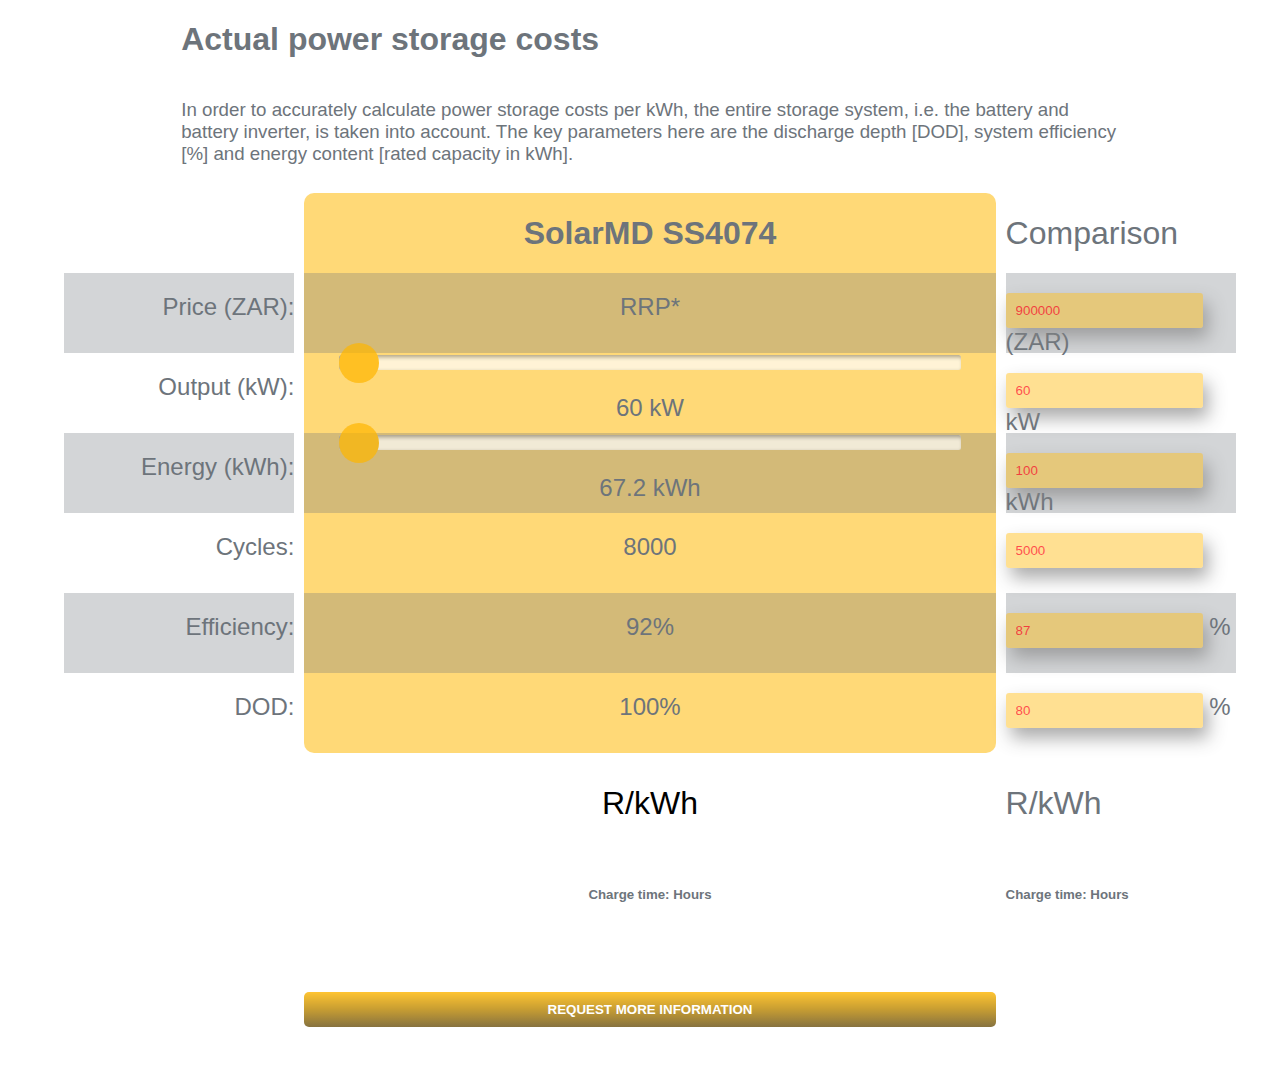
<file: index.html>
<!DOCTYPE html>
<html lang="en">
<head>
    <meta charset="UTF-8">
    <meta name="viewport" content="width=device-width, initial-scale=1.0">
    <meta http-equiv="X-UA-Compatible" content="ie=edge">
    <title>Document</title>
    <link href="./css/power-cost-calculator.css" rel="stylesheet" type="text/css">

</head>
<body>

    <div class="wrapper" >
        <div class="headIntro">
            <h1>Actual power storage costs</h1>
            <h3 class="thin">In order to accurately calculate power storage costs per kWh, the entire storage system, i.e. the battery and battery inverter, is taken into account. The key parameters here are the discharge depth [DOD], system efficiency [%] and energy content [rated capacity in kWh]. </h3>
        </div>
        <div class="labelcontainer">
            <div class="single-row">
                <h1 class="thin" ></h1>
            </div>
            <div class="single-row dark">
                <h2 class="thin">Price (ZAR):</h2>
            </div>    
            <div class="double-row light">                
                <h2 class="thin">Output (kW):</h2>
            </div>    
            <div class="double-row dark">
                <h2 class="thin">Energy (kWh):</h2>
            </div>  
            <div class="single-row light">
                <h2 class="thin">Cycles:</h2>
            </div> 
            <div class="single-row dark">
                <h2 class="thin">Efficiency:</h2> 
            </div>
            <div class="single-row light">
                <h2 class="thin">DOD:</h2>
            </div> 
        </div>

        <div class="slidecontainer">
            <div class="single-row">
                <h1>SolarMD SS4074</h1>
            </div>
            <div class="single-row dark">
                <h2 class="thin">RRP*</h2>
            </div>
            <div class="double-row light">
                <input type="range" step="60" min="60" max="600" value="60" class="slider1" id="powerRange">
                <h2 class="thin"><span id="powerSliderInfo"></span>  kW</h2>
            </div>
            <div class="double-row dark">                    
                <input type="range" step="67.2" min="67.2" max="268.8" value="67.2" class="slider1" id="energyRange">
                <h2 class="thin"><span id="energySliderInfo"></span> kWh</h2>
            </div>
            <div class="single-row light">
                <h2 class="thin">8000</h2>
            </div>
            <div class="single-row dark">
                <h2 class="thin">92%</h2>
            </div>
            <div class="single-row light">
                <h2 class="thin">100%</h2>
            </div>
        </div>

        <div class="copetitorcontainer">
            <div class="single-row">
                <h1 class="thin">Comparison</h1>
            </div>
            <div class="single-row dark">
                <h2 class="thin tooltip"><input type="text" name="competePrice" id="competePrice" placeholder="900000"  class="numberOnly">
                    <div class="top" id="remindUser">
                            <h3>Please complete all the input fields for an accurate comparison</h3>
                            <h3>Only use numbers!</h3>
                            <i></i>
                    </div> (ZAR)</h2>
            </div>
            <div class="double-row light">
                <h2 class="thin"><input type="text" name="competeOutput" id="competeOutput" placeholder="60" class="numberOnly"> kW</h2>
            </div>
            <div class="double-row dark">
                <h2 class="thin"><input type="text" name="competeEnergy" id="competeEnergy" placeholder="100" class="numberOnly"> kWh</h2>
            </div>
            <div class="single-row light">
                <h2 class="thin"><input type="text" name="competeCycles" id="competeCycles" placeholder="5000" class="numberOnly"></h2>
            </div>
            <div class="single-row dark">
                <h2 class="thin"><input type="text" name="commpeteEfficiency" id="competeEfficiency" placeholder="87" class="numberOnly"> %</h2>
            </div>
            <div class="single-row light">
                <h2 class="thin"><input type="text" name="competeDOD" id="competeDOD" placeholder="80" class="numberOnly"> %</h2>
            </div>
        </div>    
        <div></div>
        <div>
            <div class="single-row line-center">
                    <h1 id="solarmd-costing" class="thin" >R<span id="solarmd-cost-value"></span>/kWh</h1>
                </div>
                <div class="single-row line-center">
                    <h5>Charge time: <span id="chargeTime"></span> Hours</h5>
            </div>
        </div>
        <div>
            <div class="single-row">
                    <h1 id="solarmd-competitor-costing" class="thin" >R<span id="solarmd-competitor-cost-value"></span>/kWh</h1>
                </div>
                <div class="single-row">
                    <h5>Charge time: <span id="competitorChargeTime"></span> Hours</h5>
            </div> 
        </div>
      

    <div class="requestForm">
    </div>
    <div class="requestForm">
        <button class="open-button" onclick="openForm()" id="request-button">Request more information</button>
    </div>
    <div class="requestForm">
    </div>

    
        <div></div>
        <div id="popup-wrapper">                   
            
            <div class="form-popup" id="myForm">
                        
                <form method="post" action="send_mail.php" class="request-form form-container">
                        <h1>Information Request Form</h1>
                    
                    <!-- Grid selector section -->
                    <div class="form-wrapper" id="grid-select">
                                                                
                        <div id="on-grid">                           
                                <img class="sellect-icon" id="on-grid-icon" src="./img/on-grid.png" alt="on grid">
                        </div>

                        <div id="off-grid">                                
                            <img class="sellect-icon" id="off-grid-icon" src="./img/off-grid.png" alt="off grid">
                        </div>
                        
                    </div> 
                    

                <!-- Load grid select section -->
                <div class="form-wrapper" id="load-select">                                                                
                    <div id="self-consumption">                           
                            <img class="sellect-icon" id="self-consumption-icon" src="./img/increase-self-consumption.png" alt="on grid">
                    </div>

                    <div id="peak-load">                                
                        <img class="sellect-icon" id="peak-load-icon" src="./img/peak-load-capping.png" alt="off grid">
                    </div>
                    <div id="hybrid-system">                                
                        <img class="sellect-icon" id="hybrid-system-icon" src="./img/hybrid-systems.png" alt="off grid">
                    </div>                    
                </div>
                

                <!-- Load sloution confirm section -->
                <div class="form-wrapper" id="battery-select">
                                                                
                    <div id="ss4037">
                            <p>
                            <label class="container"><img class="sellect-icon" id="self-consumption-icon" src="./img/SS4037-225x300.png" alt="ss4037">Lorem ipsum dolor sit amet consectetur adipisicing elit. 
                                    <input type="radio" name="battery-model" id="ss4037-model" onclick="batteryModelSelect()">                         
                                    <span class="checkmark"></span>
                            </label>
                            
                            Lorem ipsum dolor sit amet consectetur adipisicing elit. Ex dolore doloribus, quibusdam sunt repellat consequatur, officia ab ullam accusamus id veritatis sequi consequuntur asperiores odit voluptate impedit mollitia tempora minima.

                        </p>
                            
                    </div>

                    <div id="ss4074">
                        <p>
                            <label class="container">
                                <img class="sellect-icon" id="peak-load-icon" src="./img/SS4074_Solar-MD-Residential2-300x286.png" alt="ss4074">
                                Lorem ipsum dolor sit amet consectetur adipisicing elit. Laboriosam est ipsam expedita in accusantium velit praesentium sit nesciunt debitis aperiam, error nihil tempora temporibus commodi alias dolore dolorum vel vitae.
                                <input type="radio" name="battery-model" id="ss4074-model" onclick="batteryModelSelect()">
                                <span class="checkmark"></span>                                                              
                            </label>
                            Lorem ipsum dolor sit amet consectetur adipisicing elit. Laboriosam est ipsam expedita in accusantium velit praesentium sit nesciunt debitis aperiam, error nihil tempora temporibus commodi alias dolore dolorum vel vitae.
                        </p>
                    </div>
                    <div id="ss202">
                        <p>
                            <label class="container">
                                <img class="sellect-icon" id="hybrid-system-icon" src="./img/CB12-cabinet.png" alt="CB12-cabinet">
                                Lorem ipsum dolor sit amet consectetur adipisicing elit. Laboriosam est ipsam expedita in accusantium velit praesentium sit nesciunt debitis aperiam, error nihil tempora temporibus commodi alias dolore dolorum vel vitae.
                                <input type="radio" name="battery-model" id="ss202-model" onclick="batteryModelSelect()">
                                <span class="checkmark"></span>                                                              
                            </label>
                            Lorem ipsum dolor sit amet consectetur adipisicing elit. Laboriosam est ipsam expedita in accusantium velit praesentium sit nesciunt debitis aperiam, error nihil tempora temporibus commodi alias dolore dolorum vel vitae.
                        </p>
                    </div>
                    <div id="mss">
                        <p>
                            <label class="container">
                                <img class="sellect-icon" id="hybrid-system-icon" src="./img/MSS.png" alt="mss-cabinet">
                                Lorem ipsum dolor sit amet consectetur adipisicing elit. Laboriosam est ipsam expedita in accusantium velit praesentium sit nesciunt debitis aperiam, error nihil tempora temporibus commodi alias dolore dolorum vel vitae.
                                <input type="radio" name="battery-model" id="mss-model" onclick="batteryModelSelect()">
                                <span class="checkmark"></span>                                                              
                            </label>
                            Lorem ipsum dolor sit amet consectetur adipisicing elit. Laboriosam est ipsam expedita in accusantium velit praesentium sit nesciunt debitis aperiam, error nihil tempora temporibus commodi alias dolore dolorum vel vitae.
                        </p>
                    </div>
                </div>



                <!-- Submit selector section -->
                <div id="submit-section">
                    <p>
                            <label>First Name<br>
                            <input type="text" name="first_name" required>
                            </label> 
                        </p>
                        <p>
                            <label>Email<br> 
                            <input type="email" name="email_address">
                            </label>
                        </p>
                        <p>
                            <label>Comments<br>
                            <textarea name="comments" maxlength="500"></textarea>
                            </label>
                        </p>
                            <button type="submit">Submit the form</button>
                </div> 

                
                <button type="button" class="btn cancel" onclick="closeForm()">Cancel</button>
                </form>
            </div>
        </div>            
        <div></div>
    </div>	


<script src="./js/power-cost-calculator.js"></script>
<script src="./js/modal-form.js"></script>
<script src="./js/compile-info-form.js"></script>

</body>
</html>
</file>
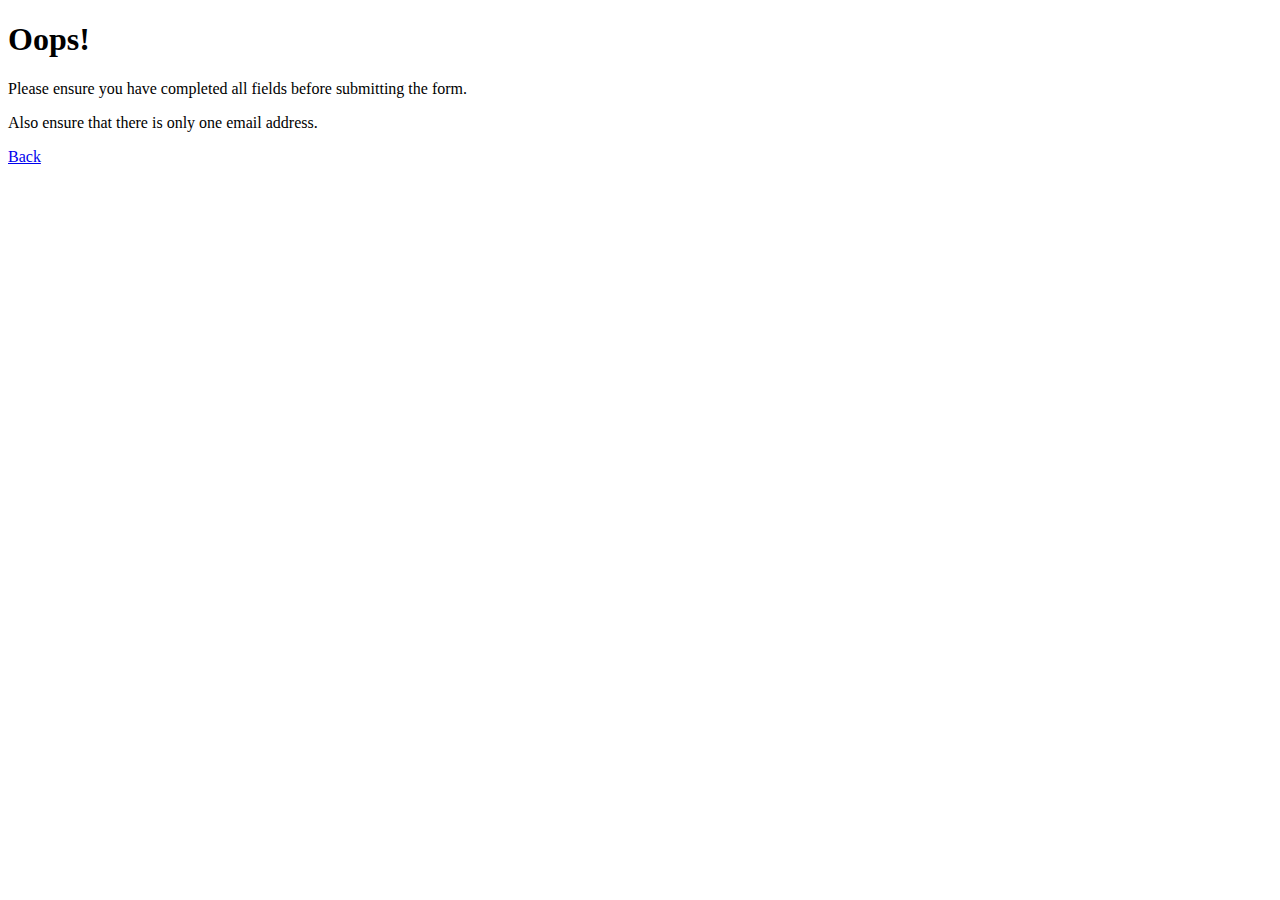
<file: error_message.html>
<!DOCTYPE html>
<title>Error</title>	

<h1>Oops!</h1>
<p>Please ensure you have completed all fields before submitting the form. </p>
<p>Also ensure that there is only one email address.</p>
<p><a href="JavaScript:history.go(-1);">Back</a></p>
</file>
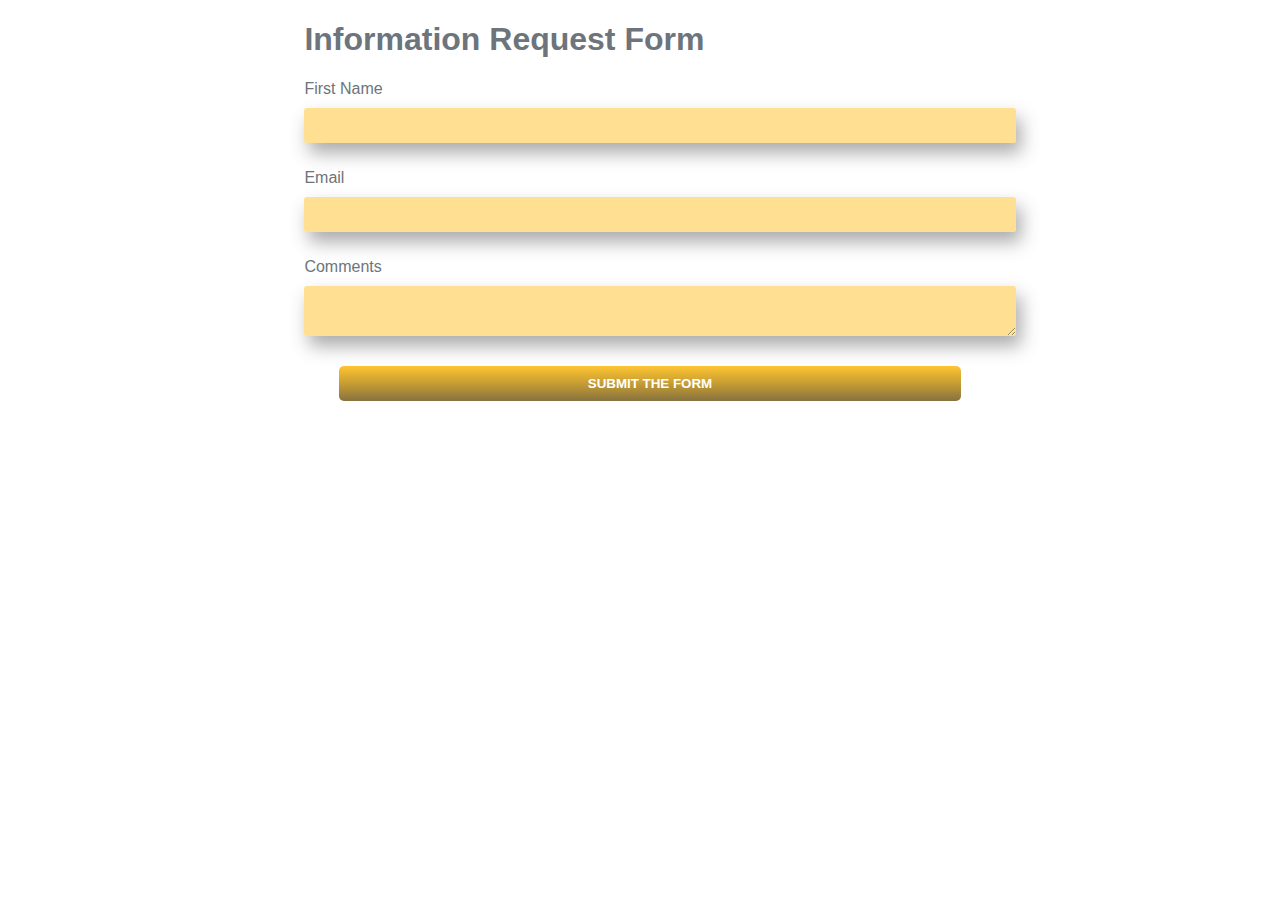
<file: feedback_form.html>
<!DOCTYPE html>
<html lang="en">
<head>
    <meta charset="UTF-8">
    <meta name="viewport" content="width=device-width, initial-scale=1.0">
    <meta http-equiv="X-UA-Compatible" content="ie=edge">
    <title>Fedback</title>
    <link href="./css/power-cost-calculator.css" rel="stylesheet" type="text/css">

</head>
<body>

    <div class="wrapper">
        <div></div>
        <div>
                <h1>Information Request Form</h1>

                <form method="post" action="send_mail.php" class="request-form">
                <p>
                <label>First Name<br>
                <input type="text" name="first_name" required>
                </label> 
                </p>
                <p>
                <label>Email<br> 
                <input type="email" name="email_address">
                </label>
                </p>
                <p>
                <label>Comments<br>
                <textarea name="comments" maxlength="500"></textarea>
                </label>
                </p>
                <!-- <p><button>Submit the form</button></p> -->
                <button type="submit">Submit the form</button>
                </form>
        </div>
        <div></div>
</file>
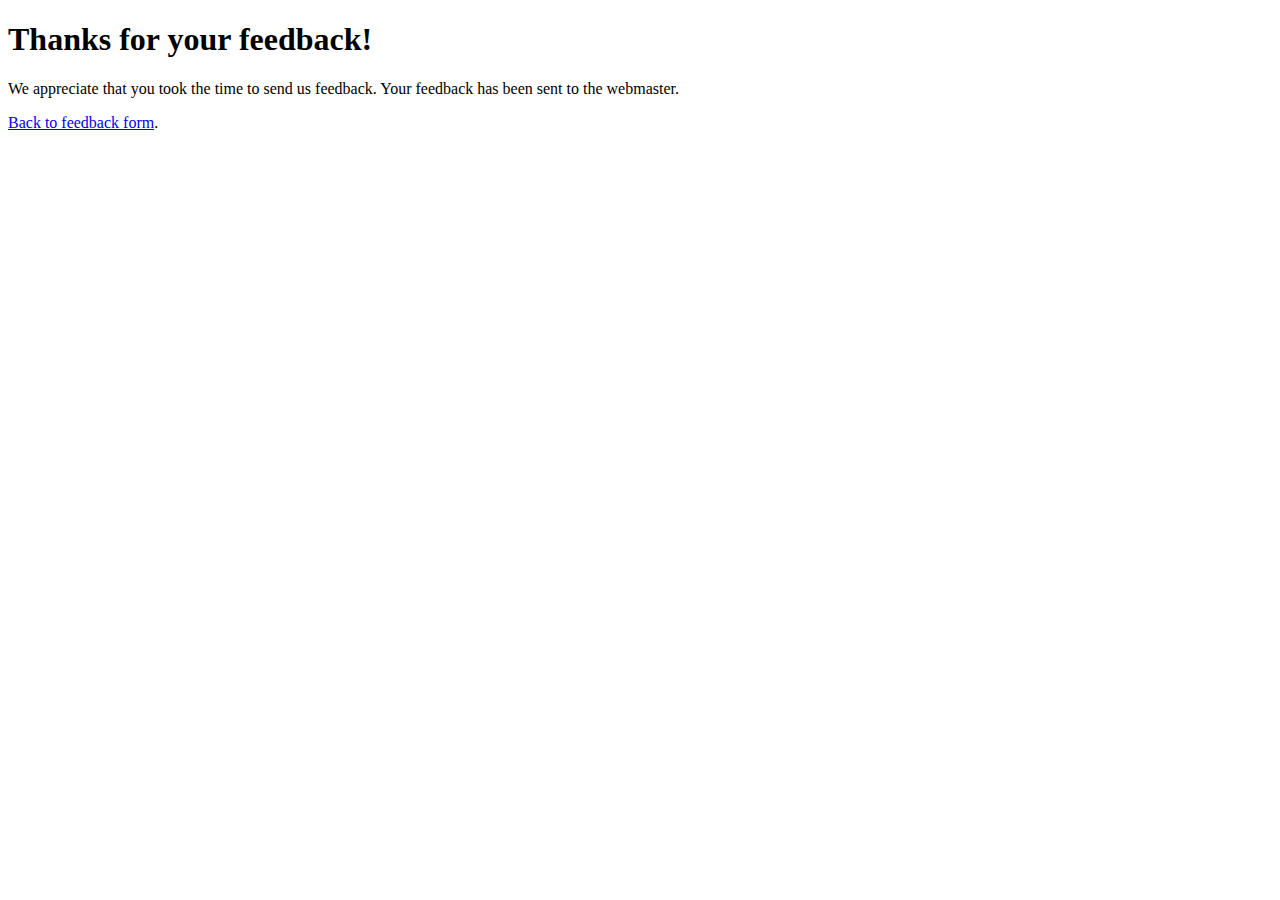
<file: thank_you.html>
<!DOCTYPE html>
<title>Thank You</title>	

<h1>Thanks for your feedback!</h1>
<p>We appreciate that you took the time to send us feedback. Your feedback has been sent to the webmaster.</p>
<p><a href="index.html">Back to feedback form</a>.</p>
</file>
<file: css/power-cost-calculator.css>
body {
    font-family: Verdana, Geneva, sans-serif;
    width: 90%;
    display: flex;
    margin: 0 auto;
    color: #6d747b;
    outline: none;
}

h3 {
    font-weight: 200;
}

#request-button {
    display: block;
    margin: 15px auto;
    width: 100%;
    text-align: center;
    padding: 10px;
    background-color: #FFB600;
    text-decoration: none;
    text-transform: uppercase;
    color: #ffffff;
    border-radius: 5px;
    background-image: linear-gradient(#ffb600, #b98500, #695011);
    opacity: 0.8;
    font-weight: 600;
    border: none;    
    cursor: pointer;
}

#request-button:hover {
    opacity: 1;
}

.request-form input, .request-form textarea {
    margin: 10px 0;
    width: 100%;
}

.request-form button {
    display: block;
    margin: 15px auto;
    width: 90%;
    text-align: center;
    padding: 10px;
    background-color: #FFB600;
    text-transform: uppercase;
    color: #ffffff;
    border-radius: 5px;
    background-image: linear-gradient(#ffb600, #b98500, #695011);
    opacity: 0.8;
    font-weight: 600;    
    border: none;
}

.request-form button:hover {
    opacity: 1;
    cursor: pointer;
}

.single-row {
    height: 80px;
}

.double-row {
    height: 80px;
}

.thin {
    font-weight: lighter;
}

#solarmd-costing {
    color: initial;
}

.wrapper {
    display: grid;
    width:100%;
    /* grid-template-columns: repeat(3, 1fr); */
    grid-template-columns: 20% 60% 20%;
    grid-template-areas:
        "header  header  header"
        "content content content"
        "footer  footer  footer";
    grid-gap: 10px;
}

.headIntro {
    display: grid;
    grid-area: header;
    padding: 0 10%;
}

.labelcontainer {
    display: grid;
    text-align: right;
}

.slidecontainer {
display: grid;
width: 100%;
text-align: center;
background-color: rgba(255, 183, 0, 0.535);
border-radius: 10px;
}

.copetitorcontainer{
    display: grid;
}

.line-center {
    text-align: center;
}

.dark {
    background-color: hsla(210, 6%, 45%, 0.3);
}

input[type=text], input[type=email], textarea {
    border: none;
    padding: 10px;
    border-radius: 3px;
    -moz-box-shadow:    5px 10px 18px #888888;
    -webkit-box-shadow: 5px 10px 18px #888888;
    box-shadow:         5px 10px 18px #888888;
    -webkit-transition: .2s;
    transition: opacity .2s;
    opacity: 0.7;
    background-color: #ffb7009a;    
}

.slider1 {
-webkit-appearance: none;
width: 90%;
height: 15px;
background: #ffffff;
outline: none;
opacity: 0.7;
-webkit-transition: .2s;
transition: opacity .2s;
-moz-box-shadow:    inset 2px 2px 4px #888888;
-webkit-box-shadow: inset 2px 2px 4px #888888;
box-shadow:         inset 2px 2px 4px #888888;
border-radius: 2.5px;
}

input:hover, .slider1:hover {
opacity: 1;
}

.slider1::-webkit-slider-thumb {
-webkit-appearance: none;
appearance: none;
width: 40px;
height: 40px;
background: #FFB600;
border-radius: 50px;
border: 1 #a37603;
cursor: pointer;
}

.slider1::-moz-range-thumb {
width: 40px;
height: 40px;
background: #FFB600;
border: 10;
border-color:  #f7c037;
border-radius: 50px;
cursor: pointer;
-webkit-box-shadow: 0 8px 6px -6px black;
-moz-box-shadow: 0 8px 6px -6px black;
box-shadow: 0 8px 6px -6px black;  
}


/* Tooltip top */
.tooltip {
    display:inline-block;
    position:relative;
    text-align:left;
}

.tooltip .top {
    min-width:200px; 
    max-width:400px;
    top:-20%;
    left:50%;
    transform:translate(-70%, -100%);
    padding:10px 20px;
    color:#FF0000;
    background-color:#FFB600;
    font-weight:normal;
    font-size:13px;
    border-radius:8px;
    position:absolute;
    z-index:98;
    box-sizing:border-box;
    -moz-box-shadow:    5px 10px 18px #888888;
    -webkit-box-shadow: 5px 10px 18px #888888;
    box-shadow:         5px 10px 18px #888888;
    visibility:hidden; 
    opacity:0; 
    transition: opacity 0.8s;
}

.tooltip:hover .top {
    visibility:visible; 
    opacity:1;
}

.tooltip .top i {
    position:absolute;
    top:100%;
    left:50%;
    margin-left:-12px;
    width:24px;
    height:12px;
    overflow:hidden;
}

.tooltip .top i::after {
    content:'';
    position:absolute;
    width:12px;
    height:12px;
    left:50%;
    transform:translate(-50%,-50%) rotate(45deg);
    background-color:#FFB600;
    -moz-box-shadow:    5px 10px 18px #888888;
    -webkit-box-shadow: 5px 10px 18px #888888;
    box-shadow:         5px 10px 18px #888888;
}

#remindUser {
    visibility:hidden; 
    opacity:1; 
    transition: opacity 0.8s;
}

::-webkit-input-placeholder { /* Edge */
    color: red;
}
    
::-ms-input-placeholder { /* Internet Explorer 10-11 */
color: red;
}

::placeholder {
color: red;
}

/* Popup modal form */


#popup-wrapper {
    /* position:fixed; Use for modal */
    /* left:25%;*/
    display: grid;
    top:auto;
    width: 100%;
    margin: 0 auto;
    padding: 10px;
    /* grid-template-columns: repeat(1, 1fr); */
        /* grid-template-columns:10% 80% 10%; */
        grid-template-areas:
            "content";
        grid-gap: 10px;
    }


.form-popup {
    padding: 25px; 
}

#popup-wrapper .form-popup {
    display: none;
    position: absolute;
    border: 3px solid #f1f1f1;
    z-index: 99;
    background: #f5f1f1;
    border-radius: 15px;
    width: 50%;

}

.form-wrapper {
    display: grid;
    width:100%;
    /* grid-template-columns: repeat(2, 1fr); */
    grid-template-columns: 50% 50%;
    grid-template-areas:
        "content content";
    grid-gap: 10px 10px;
    /* border-bottom:  2px solid;
    border-image: radial-gradient(rgb(0,143,104), rgba(0,0,0,0.01)) 1;     */
    margin-bottom: 20px;
    padding-bottom: 20px;
}


.form-container {
    width: 98%;
    }

.form-popup input[type=text], .form-popup input[type=email], .form-popup textarea {
    border: none;
    padding: 10px;
    border-radius: 3px;
    -moz-box-shadow:    5px 10px 18px #888888;
    -webkit-box-shadow: 5px 10px 18px #888888;
    box-shadow:         5px 10px 18px #888888;
    -webkit-transition: .2s;
    transition: opacity .2s;
    opacity: 0.7;
    background-color: #ffb7009a; 
      
}

.cancel {
    position: relative !important;
    top: 0;
}

#off-grid, #on-grid, #self-consumption, #peak-load, #hybrid-system{
    display: grid;
    text-align: center;
    opacity:1; 
    transition: display 4.8s;
    margin-top: 30px;
}

#ss4037, #ss4074, #ss202, #mss {
    /* display: block; */
    text-align: left;
    opacity:1; 
    transition: display 4.8s;
    margin-top: 30px;
}

.checkmark {
    position: absolute;
    top: 0;
    left: 0;
    height: 25px;
    width: 25px;
    background-color: #eee;
    }

.sellect-icon {
    max-width: 120px;
    margin: 0 auto;
    border: solid 2px grey;
    border-radius: 10px;
    padding: 5px;
    -moz-box-shadow:    5px 10px 18px #888888;
    -webkit-box-shadow: 5px 10px 18px #888888;
    box-shadow:         5px 10px 18px #888888;
}

#on-grid::before {
    content: "ON-GRID" "\A" "SUPPORT"; 
    font-weight: 300;
    color: #2a2727;
    white-space: pre;   
}
#on-grid::after {
    content: "Your system is connected \Ato the public power grid."; 
    font-weight: 300;
    color: #2a2727;
    white-space: pre;   
}

#off-grid::before {
    content: "OFF-GRID" "\A" "SUPPLY";   
    font-weight: 300;
    color: #2a2727; 
    white-space: pre;
}

#off-grid::after {
    content: "Your system is not connected \Ato the public power grid."; 
    font-weight: 300;
    color: #2a2727;
    white-space: pre;   
}

.sellect-icon:hover {
    background-color: #FFB600;
    cursor: pointer;
}

#self-consumption::after {
    content: "INCREASE" "\A" "SELF CONSUMPTION";
    font-weight: 300;
    color: #2a2727; 
    white-space: pre;     
}

#peak-load::after {
    content: "PEAK" "\A" "LOAD CAPPING";   
    font-weight: 300;
    color: #2a2727;
    white-space: pre;
}

#hybrid-system::after {
    content: "HYBRID SYSTEM";   
    font-weight: 300;
    color: #2a2727; 
}

#self-consumption, #peak-load, #hybrid-system  {
    display: none;
}

#popup-wrapper {
    overflow-y: initial !important;    
}

#myForm {
    display: none;
}


.info-image {
    vertical-align: text-bottom !important;
}



/* The container */
.container {
    display: flex;
    position: relative;
    padding-left: 35px;
    margin-bottom: 12px;
    cursor: pointer;
    font-size: 15px;
    -webkit-user-select: none;
    -moz-user-select: none;
    -ms-user-select: none;
    user-select: none;
    vertical-align: sub;
    
    }

    .container img {
        width:300px;
        height: 150px;
        margin: 0 10px;
    }
    
    /* Hide the browser's default radio button */
    .container input {
    /* position: absolute; */
    opacity: 0;
    cursor: pointer;
    }
    
    /* Create a custom radio button */
    .checkmark {
    position: absolute;
    top: 0;
    left: 0;
    height: 25px;
    width: 25px;
    background-color: #eee;
    border-radius: 10%;
    border: ridge;
    -moz-box-shadow:    5px 10px 18px #888888;
    -webkit-box-shadow: 5px 10px 18px #888888;
    box-shadow:         5px 10px 18px #888888;
    }
    
    /* On mouse-over, add a grey background color */
    .container:hover input ~ .checkmark {
    background-color: #FFB600;
    opacity: 0.6;
    }
    
    /* When the radio button is checked, add a blue background */
    .container input:checked ~ .checkmark {
    background-color: #FFB600;
    }
    
    /* Create the indicator (the dot/circle - hidden when not checked) */
    .checkmark:after {
    content: "";
    position: absolute;
    display: none;
    }
    
    /* Show the indicator (dot/circle) when checked */
    .container input:checked ~ .checkmark:after {
    display: block;
    }
    
    
    /* Style the checkmark/indicator */
    .container .checkmark:after {
    left: 9px;
    top: 5px;
    width: 5px;
    height: 10px;
    border: solid white;
    border-width: 0 3px 3px 0;
    -webkit-transform: rotate(45deg);
    -ms-transform: rotate(45deg);
    transform: rotate(45deg);
    }

    #ss4037, #ss4074, #ss202, #mss {
        display: none;
        border-radius: 5px;
        padding: 5px;
        -moz-box-shadow:    5px 10px 18px #888888;
        -webkit-box-shadow: 5px 10px 18px #888888;
        box-shadow:         5px 10px 18px #888888;
    }

    input[type=radio] {
        width: 1px;
    }
</file>
